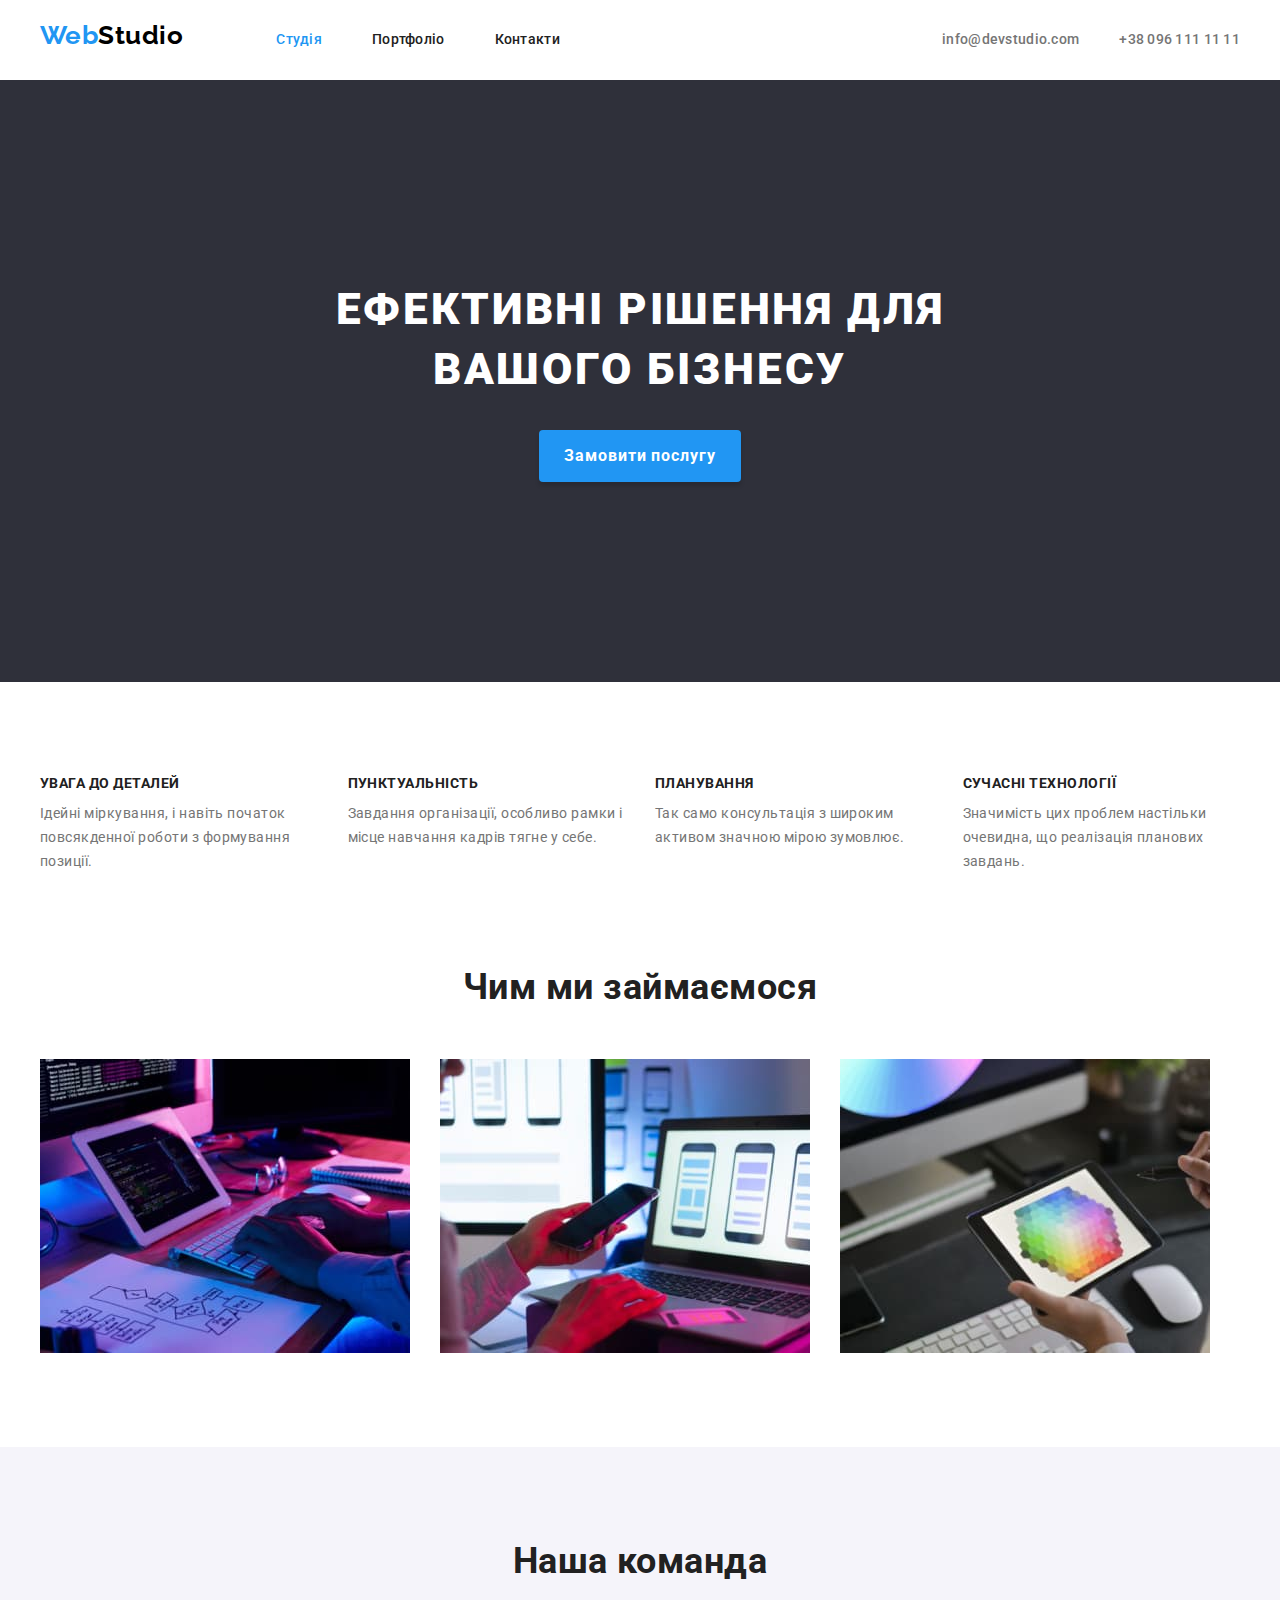
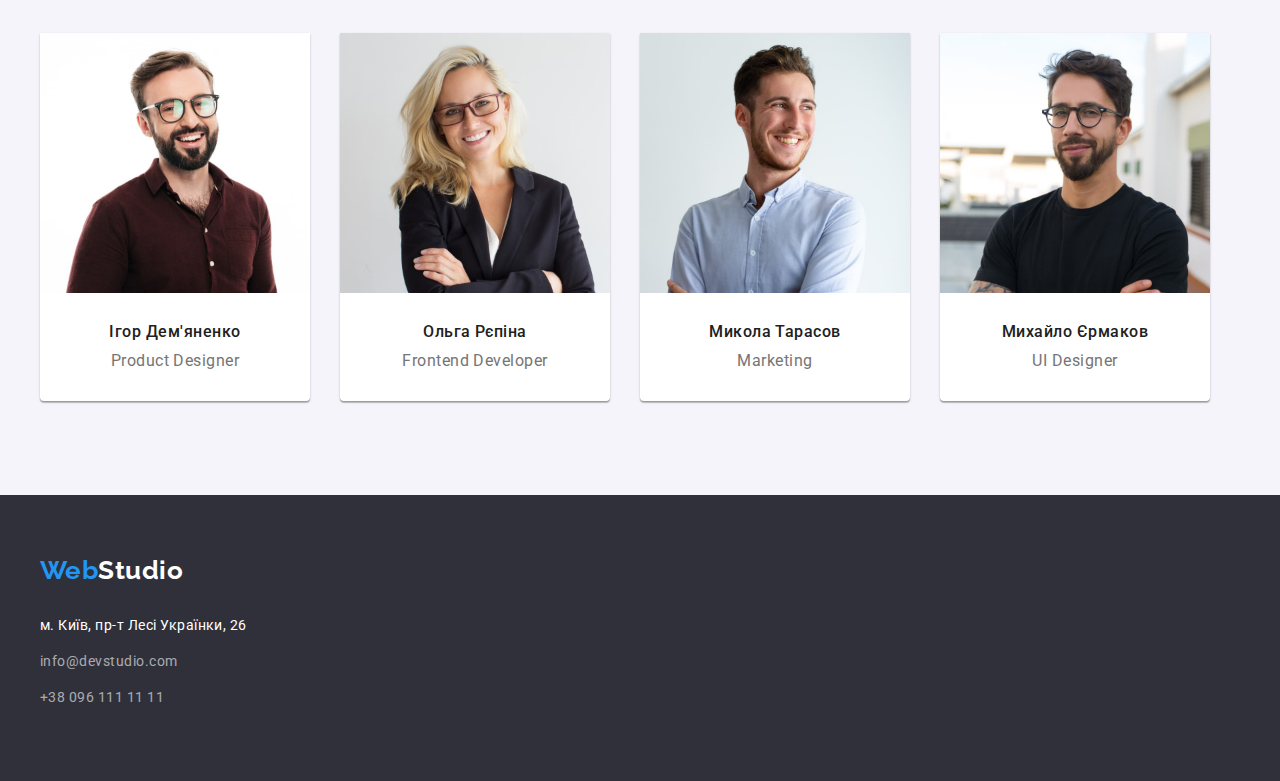
<file: index.html>
<!DOCTYPE html>
<html lang="uk">
  <head>
    <meta charset="UTF-8">
    <meta http-equiv="X-UA-Compatible" content="IE=edge">
    <meta name="viewport" content="width=device-width, initial-scale=1.0">
    <title>Студія</title> 
    <link href="https://fonts.googleapis.com/css2?family=Raleway:wght@700&family=Roboto:wght@400;500;700;900&display=swap" rel="stylesheet">
    <link rel="stylesheet" href="https://cdnjs.cloudflare.com/ajax/libs/modern-normalize/1.1.0/modern-normalize.min.css" integrity="sha512-wpPYUAdjBVSE4KJnH1VR1HeZfpl1ub8YT/NKx4PuQ5NmX2tKuGu6U/JRp5y+Y8XG2tV+wKQpNHVUX03MfMFn9Q==" crossorigin="anonymous" referrerpolicy="no-referrer">
    <link rel="stylesheet" href="./css/styles.css"/>
  </head>
  <body>
    <!--Шапка сторінки-->
    <header>
      <div class="container-header">
        <nav class="main-nav">
            <a href="./index.html" class="logo"><span class="logo-accent">Web</span>Studio</a>
                <!--Навігація на інші сторінки-->
            <ul class="site-nav list">
              <li class="site-nav-items"><a href="./index.html" class="nav-link current">Студія</a></li>
              <li class="site-nav-items"><a href="./portfolio.html" class="nav-link">Портфоліо</a></li>
              <li class="site-nav-items"><a href="#" class="nav-link">Контакти</a></li>
            </ul>
        </nav> 

              <!--Контакти-->
        <ul class="contacts list">
              <li class="contacts-items"><a href="mailto:info@devstudio.com" class="contacts-link">info@devstudio.com</a></li>
              <li class="contacts-items"><a href="tel:+380961111111" class="contacts-link">+38 096 111 11 11</a></li>
        </ul>     
      </div>
    </header>

    <main>
    <!--Герой-->
    <section class="hero">
      <h1 class="hero-title">Ефективні рішення для <br>вашого бізнесу</h1>
      <button class="button" type="button">Замовити послугу</button>
    </section>  

    <!--Переваги-->
    <section class="section">
      <div class="container">
       <h2 class="visually-hidden">Переваги</h2>

        <ul class="features list">
          <li class="features-examples">
            <h3 class="features-title">УВАГА ДО ДЕТАЛЕЙ</h3>
            <p class="description">
            Ідейні міркування, і навіть початок повсякденної роботи з формування
            позиції.
            </p>
          </li>
          <li class="features-examples">
            <h3 class="features-title">ПУНКТУАЛЬНІСТЬ</h3>
            <p class="description">
            Завдання організації, особливо рамки і місце навчання кадрів тягне у
            себе.
            </p>
          </li>
          <li class="features-examples">
            <h3 class="features-title">ПЛАНУВАННЯ</h3>
            <p class="description">Так само консультація з широким активом значною мірою зумовлює.</p>
          </li>
          <li class="features-examples">
            <h3 class="features-title">СУЧАСНІ ТЕХНОЛОГІЇ</h3>
            <p class="description">Значимість цих проблем настільки очевидна, що реалізація планових завдань.</p>
          </li>          
        </ul>
      </div>
    </section>

    <!--Чим ми займаємося-->
    <section class="section-unique">
      <div class="container">
      <h2 class="section-title">Чим ми займаємося</h2>
        <ul class="work list">
          <li class="work-image"><img src="./images/img-computer.jpg" alt="Комп'ютер" width="370" height="294"></li>
          <li class="work-image"><img src="./images/img-nootebook.jpg" alt="Ноутбук" width="370" height="294"></li>
          <li class="work-image"><img src="./images/img-tablet.jpg" alt="Планшет" width="370" height="294"></li>
        </ul>        
      </div>
    </section>

    <!--Команда-->
    <section class="section-team">
      <div class="container">
        <h2 class="section-title">Наша команда</h2>
        <ul class="team list">
            <li class="team-item">
                <img src="./images/img-demiianenko.jpg" alt="Ігор"
                width="270" height="260">
                <div class="demianenko">
                  <h3 class="team-name">Ігор Дем'яненко</h3>
                  <p class="team-position" lang="en">Product Designer</p>                  
                </div>
            </li>
            <li class="team-item">
                <img src="./images/img-repina.jpg" alt="Ольга"
                width="270" height="260">
                <div class="repina">
                  <h3 class="team-name">Ольга Рєпіна</h3>
                  <p class="team-position" lang="en">Frontend Developer</p>                     
                </div>
            </li>
            <li class="team-item">
                <img src="./images/img-tarasov.jpg" alt="Миколай"
                width="270" height="260">
                <div class="tarasov">
                  <h3 class="team-name">Микола Тарасов</h3>
                  <p class="team-position" lang="en">Marketing</p>                     
                </div>
            </li>
            <li class="team-item">
                <img src="./images/img-ermakov.jpg" alt="Михайло"
                width="270" height="260">
                <div class="ermakov">
                  <h3 class="team-name">Михайло Єрмаков</h3>
                  <p class="team-position" lang="en">UI Designer</p>                     
                </div>
            </li>
        </ul>        
      </div>
    </section>
    </main>

    <!--Підвал сторінки-->
    <footer class="footer">
      <div class="footer-container">
        <a href="/" class="footer-logo"><span class="logo-accent">Web</span>Studio</a>
        <address class="address">
          <ul class="list">
            <li class="address-list-beaute"><a href="https://goo.gl/maps/9K8jf1gvj9gGBDq69" class="address-supercription" target="_blank" rel="noreferrer noopener nofollow">м. Київ, пр-т Лесі Українки, 26</a></li>
            <li class="address-list-beaute"><a href="mailto:info@devstudio.com" class="address-mail" >info@devstudio.com</a></li>
            <li class="address-list-beaute"><a href="tel:+380961111111" class="address-tel">+38 096 111 11 11</a></li>
          </ul>
        </address>        
      </div>
    </footer>

  </body>
</html>
</file>
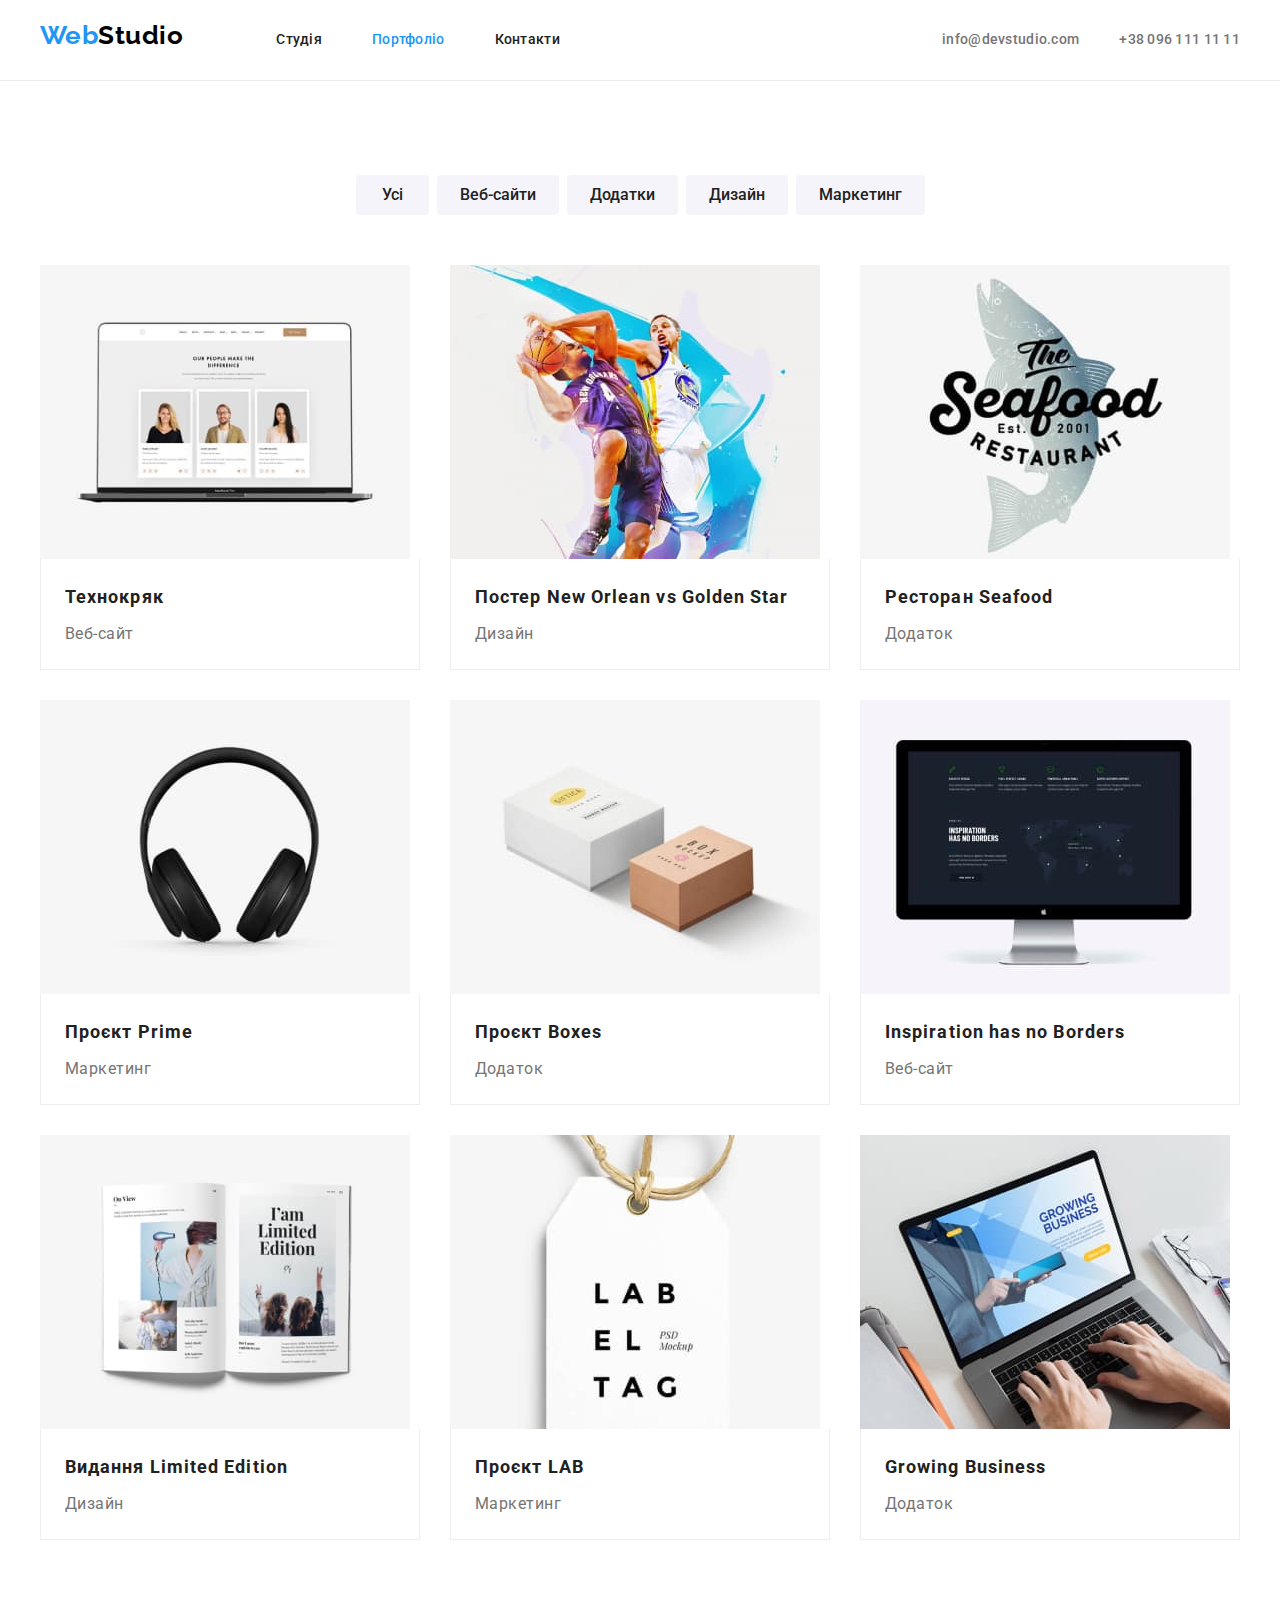
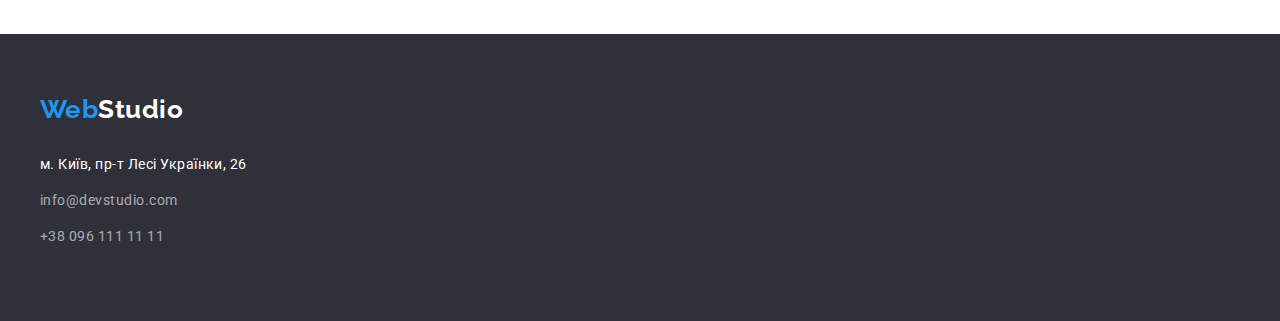
<file: portfolio.html>
<!DOCTYPE html>
<html lang="uk">
  <head>
    <meta charset="UTF-8">
    <meta http-equiv="X-UA-Compatible" content="IE=edge">
    <meta name="viewport" content="width=device-width, initial-scale=1.0">
    <title>Портфоліо</title>  
    <link href="https://fonts.googleapis.com/css2?family=Raleway:wght@700&family=Roboto:wght@400;500;700;900&display=swap" rel="stylesheet">
    <link rel="stylesheet" href="https://cdnjs.cloudflare.com/ajax/libs/modern-normalize/1.1.0/modern-normalize.min.css" integrity="sha512-wpPYUAdjBVSE4KJnH1VR1HeZfpl1ub8YT/NKx4PuQ5NmX2tKuGu6U/JRp5y+Y8XG2tV+wKQpNHVUX03MfMFn9Q==" crossorigin="anonymous" referrerpolicy="no-referrer">
    <link rel="stylesheet" href="./css/styles.css">
  </head>
  <body>
    <!--Шапка сторінки-->
    <header class="header-for-portfolio">
      <div class="container-header">
        <nav class="main-nav">
            <a href="./index.html" class="logo"><span class="logo-accent">Web</span>Studio</a>
                <!--Навігація на інші сторінки-->
            <ul class="site-nav list">
              <li class="site-nav-items"><a href="./index.html" class="nav-link">Студія</a></li>
              <li class="site-nav-items"><a href="./portfolio.html" class="nav-link current">Портфоліо</a></li>
              <li class="site-nav-items"><a href="#" class="nav-link">Контакти</a></li>
            </ul>
        </nav> 

              <!--Контакти-->
        <ul class="contacts list">
              <li class="contacts-items"><a href="mailto:info@devstudio.com" class="contacts-link">info@devstudio.com</a></li>
              <li class="contacts-items"><a href="tel:+380961111111" class="contacts-link">+38 096 111 11 11</a></li>
        </ul>     
      </div>
    </header>

    <main>
      <!--Наші роботи-->
      <section class="examples">
        <div class="container">
            <h1 class="visually-hidden">Приклади робіт</h1>
            <ul class="filter list">
              <li class="filter-beaute"><button class="filter-button" type="button">Усі</button></li>
              <li class="filter-beaute"><button class="filter-button" type="button">Веб-сайти</button></li>
              <li class="filter-beaute"><button class="filter-button" type="button">Додатки</button></li>
              <li class="filter-beaute"><button class="filter-button" type="button">Дизайн</button></li>
              <li class="filter-beaute"><button class="filter-button" type="button">Маркетинг</button></li>
            </ul>

            <ul class="portfolio list">
              <li class="portfolio-item"><a href="/" class="portfolio-link">
                <img src=./images/macbook-pro.jpg width="370" height="294" alt=“Технокряк“>
                <div class="item-contetn">
                  <h2 class="portfolio-caption">Технокряк</h2>
                  <p class="portfolio-catego">Веб-сайт</p>                 
                </div></a>
              </li>

              <li class="portfolio-item"><a href="/" class="portfolio-link">
                <img src="./images/basketboll.jpg" alt="Постер" width="370" height="294">
                <div class="item-contetn">
                  <h2 class="portfolio-caption">Постер <span lang="en">New Orlean vs Golden Star</span></h2>
                  <p class="portfolio-catego">Дизайн</p> 
                </div></a>
              </li>

              <li class="portfolio-item"><a href="/" class="portfolio-link">
                <img src="./images/seefood-poster.jpg" alt="Ресторан" width="370" height="294">
                <div class="item-contetn">
                  <h2 class="portfolio-caption">Ресторан <span lang="en">Seafood</span></h2>
                  <p class="portfolio-catego">Додаток</p>              
                </div></a>
              </li>

              <li class="portfolio-item"><a href="/" class="portfolio-link"> 
                <img src="./images/headphones.jpg" alt="Навушники" width="370" height="294">
                <div class="item-contetn">
                  <h2 class="portfolio-caption">Проєкт <span lang="en">Prime</span></h2>
                  <p class="portfolio-catego">Маркетинг</p> 
                </div></a>
              </li>

              <li class="portfolio-item"><a href="/" class="portfolio-link"> 
                <img src="./images/two-boxes.jpg" alt="Коробки" width="370" height="294">
                <div class="item-contetn">
                  <h2 class="portfolio-caption">Проєкт <span lang="en">Boxes</span></h2>
                  <p class="portfolio-catego">Додаток</p>                 
                </div></a>
              </li>

              <li class="portfolio-item"><a href="/" class="portfolio-link">
                <img src="./images/black-monitor.jpg" alt="Чорний монітор" width="370" height="294">
                <div class="item-contetn">
                  <h2 class="portfolio-caption">Inspiration has no Borders</h2>
                  <p class="portfolio-catego">Веб-сайт</p>                
                </div></a>
              </li>

              <li class="portfolio-item"><a href="/" class="portfolio-link">
                <img src="./images/opened-book.jpg" alt="Відкрита книга" width="370" height="294">
                <div class="item-contetn">
                  <h2 class="portfolio-caption">Видання <span lang="en">Limited Edition</span></h2>
                  <p class="portfolio-catego">Дизайн</p>               
                </div></a>
              </li>

              <li class="portfolio-item"><a href="/" class="portfolio-link">
                <img src="./images/lable-with-rope.jpg" alt="Бірка на мотузці" width="370" height="294">
                <div class="item-contetn">
                  <h2 class="portfolio-caption">Проєкт <span lang="en">LAB</span></h2>
                  <p class="portfolio-catego">Маркетинг</p>                 
                </div></a>
              </li>

              <li class="portfolio-item"><a href="/" class="portfolio-link">
                <img src="./images/hends-and-notebook.jpg" alt="Людські руки над ноутбуком" width="370" height="294">
                <div class="item-contetn">
                  <h2 class="portfolio-caption">Growing Business</h2>
                  <p class="portfolio-catego">Додаток</p>              
                </div></a>
              </li>
            </ul>    
        </div>
      </section>
    </main>

    <!--Підвал сторінки-->
    <footer class="footer">
      <div class="footer-container">
        <a href="/" class="footer-logo"><span class="logo-accent">Web</span>Studio</a>
        <address class="address">
          <ul class="list">
            <li class="address-list-beaute"><a href="https://goo.gl/maps/9K8jf1gvj9gGBDq69" class="address-supercription" target="_blank" rel="noreferrer noopener nofollow">м. Київ, пр-т Лесі Українки, 26</a></li>
            <li class="address-list-beaute"><a href="mailto:info@devstudio.com" class="address-mail" >info@devstudio.com</a></li>
            <li class="address-list-beaute"><a href="tel:+380961111111" class="address-tel">+38 096 111 11 11</a></li>
          </ul>
        </address>        
      </div>
    </footer>
  </body>
</html>
</file>
<file: css/styles.css>
html {
    box-sizing: border-box;
}

*,
*::before
*::after {
    box-sizing: inherit;
}

:root {
    --primary-text-color: #757575;
    --title-text-color: #212121;
    --accent-color: #2196F3;
    --background-color: #ffffff;
    --simple-white-text-color:#FFFFFF;
    --background-color-exception:#2196F3;
    --simple-black-text-color: #000000;
    --rare-background-color: #F5F4FA;
    --background-hero-color: #2F303A;
    --button-hover-color: #188CE8;
    --footer-mail-tel-color: rgba(255, 255, 255, 0.6);
    --background-team-item-color: #FFFFFF;
    --central-buttom-color: rgba(0, 0, 0, 0.15);
    --team-shadow: 0px 1px 3px rgba(0, 0, 0, 0.12),
        0px 1px 1px rgba(0, 0, 0, 0.14),
        0px 2px 1px rgba(0, 0, 0, 0.2);
    --card-item-set: 30px;
    --border-color-portfolio-content: #EEEEEE;
    --border-color-header: #ECECEC;
}

/* визначення основних кольорів тексту та фону */ 
body {
  margin: 0;

  background-color: var(--background-color);
  color: var(--primary-text-color);
  font-family: Roboto, sans-serif;
  letter-spacing: 0.03em;
}

/*прибирання зазору у картинок знизу*/
img {
    display: block;
    max-width: 100%;
    height: auto;
}

/* прибирання крапочок в ненумерованих списках */
/* прибирання автоматичного марджину в списках */
.list {
    margin: 0;
    padding: 0;

    list-style: none;
}

/*оформлення хедеру*/
.container-header {
    width: 1200px;
    padding-left: 15px;
    padding-right: 15px;
    margin-left: auto;
    margin-right: auto; 

    display: flex;
    align-items: center;
    justify-content: space-between;
}

.main-nav {
    display: flex;
    align-items: baseline;
}

.site-nav {
    display: flex;
}
/* оформлення логотипу */
.logo {
    display: inline-block;

    margin-right: 93px;

    color: var(--simple-black-text-color);
    text-decoration-line: none;
    font-family: Raleway, sans-serif;
    font-weight: 700;
    font-size: 26px;
    line-height: 1.19;
}

.logo-accent {
    color: var(--accent-color);
}

.site-nav-items {
    margin-right: 50px;
}

.site-nav-items:nth-last-child(-n+1) {
    margin-right: 0px;
}

.nav-link {
    display: block;
    padding-top: 32px;
    padding-bottom: 32px;

    color: var(--title-text-color);
    text-decoration-line: none;
    font-weight: 500;
    font-size: 14px;
    line-height: 1.14;
    letter-spacing: 0.02em;
}

.nav-link:hover,
.nav-link:focus {
    color: var(--accent-color);
}

.nav-link.current {
    color: var(--accent-color);
}

.main-contacts {
    display: flex;
    align-items: center;
}

.contacts {
    display: flex;
}

.contacts-items {
    margin-right: 40px;
    margin-left: auto;
}

.contacts-items:nth-last-child(-n+1) {
    margin-right: 0px;
}

.contacts-link{
    display: block;
    color: var(--primary-text-color);

    padding-top: 32px;
    padding-bottom: 32px; 

    text-decoration-line: none;
    font-weight: 500;
    font-size: 14px;
    line-height: 1.14;
    letter-spacing: 0.02em;

}

.contacts-link:hover,
.contacts-link:focus {
    color: var(--accent-color);
}

/* оформлення героя */
.hero {
    padding-top: 200px;
    padding-bottom: 200px;
    background: var(--background-hero-color);
    text-align: center;
}

.hero-title {
    margin-top: 0;
    margin-bottom: 30px;

    color: var(--simple-white-text-color);
    font-weight: 900;
    font-size: 44px;
    line-height: 1.36;
    text-align: center;
    letter-spacing: 0.06em;
    text-transform: uppercase;
}

/* оформлення кнопки */
.button {
    box-shadow: 0px 4px 4px var(--central-buttom-color);
    border-radius: 4px;
    padding: 10px 24px;
    border: 1px solid transparent;
    min-width: 200px;
    background-color: var(--background-color-exception);
    color: var(--simple-white-text-color);
    cursor: pointer;
    font-family: inherit;
    font-weight: 700;
    font-size: 16px;
    line-height: 1.88;
    text-align: center;
    letter-spacing: 0.06em;

}
.button:hover,
.button:focus {
    background-color: var(--button-hover-color);
}

/*оформлення загального класу*/
.section {
    padding-top: 94px;
    padding-bottom: 94px;
}

.section-unique {
    padding-bottom: 94px;

}

/* оформлення загального контейнеру */
.container {
    width: 1200px;
    padding-left: 15px;
    padding-right: 15px;
    margin-left: auto;
    margin-right: auto;

}

/* оформлення заголовків секцій, які є однаковими */
.section-title {
    margin: 0;
    margin-bottom: 50px;
    color: var(--title-text-color);
    font-weight: 700;
    font-size: 36px;
    line-height: 1.16;
    text-align: center;
}
.visually-hidden {
    position: absolute;
    white-space: nowrap;
    width: 1px;
    height: 1px;
    overflow: hidden;
    border: 0;
    padding: 0;
    clip: rect(0 0 0 0);
    clip-path: inset(50%);
    margin: -1px;
}

/* оформлення секціі Наші переваги */
.features {
    display: flex;
}
.features-examples {
    margin-right: 30px;
    flex-basis: calc((100% - 3 * 30px) / 4);
}

.features-examples:nth-last-child(-n+1) {
    margin-right: 0px;
}
.features-title {
    margin: 0;
    margin-bottom: 10px;
    color: var(--title-text-color);
    font-style: normal;
    font-weight: 700;
    font-size: 14px;
    line-height: 1.14;
    text-transform: uppercase;
}
.description {
    margin: 0;
    font-size: 14px;
    line-height: 1.71;
}
/* оформлення прикладів робіт */
.work {
    display: flex;
}

.work-image {
    margin-right: 30px;
}

.work-image:nth-last-child(-n+1) {
    margin-right: 0;
}

/* оформлення секціі Наша команда */
.section-team {
    padding-bottom: 94px;
    padding-top: 94px;

    background-color: var(--rare-background-color);
}
.team {
    display: flex;
}

.team-item {
    margin-right: 30px;

    background-color: var(--background-team-item-color);
    box-shadow: var(--team-shadow);
    border-radius: 0px 0px 4px 4px;
    text-align: center;
}

.team-item:nth-last-child(-n+1) {
    margin-right: 0;
}

.demianenko {
    padding: 30px;
}

.repina {
    padding: 30px;
}

.tarasov {
    padding: 30px;
}

.ermakov {
    padding: 30px;
}

.team-name {
    margin: 0;

    color: var(--title-text-color);
    font-weight: 500;
    font-size: 16px;
    line-height: 1.18;
}

.team-position {
    margin: 0;
    margin-top: 10px;   

    color: var(--primary-text-color);
    font-size: 16px;
    line-height: 1.18; 
}

/* оформлення футера */
.footer-container {
    width: 1200px;
    padding-left: 15px;
    padding-right: 15px;
    margin-left: auto;
    margin-right: auto;
}
.footer {
    padding-top: 60px;
    padding-bottom: 60px;
    background: var(--background-hero-color);
}
.footer-logo {
    color: var(--simple-white-text-color);
    text-decoration-line: none;
    font-family: Raleway, sans-serif;
    font-weight: 700;
    font-size: 26px;
    line-height: 1.19;
}

.address {
    margin-top: 28px;
}
.address-list-beaute {
    margin-bottom: 12px;
}

.address-supercription {
    color: var(--simple-white-text-color);
    text-decoration-line: none;
    font-style: normal;  
    font-size: 14px;
    line-height: 1.71;
}

.address-supercription:hover,
.address-supercription:focus {
    color: var(--accent-color);
}
.address-mail {
    color: var(--footer-mail-tel-color);
    text-decoration-line: none;
    font-style: normal;
    font-size: 14px;
    line-height: 1.71;
}

.address-mail:hover,
.address-mail:focus {
    color: var(--accent-color);
}

.address-tel {
    color: var(--footer-mail-tel-color);
    text-decoration-line: none;
    font-style: normal;
    font-size: 14px;
    line-height: 1.71;
    color: var (--footer-mail-tel-color);
}

.address-tel:hover,
.address-tel:focus {
    color: var(--accent-color);
}

/* оформлення Портфоліо */
.header-for-portfolio {        
    display: flex;
    align-items: center;
    justify-content: space-between;
    border-bottom: 1px solid var(--border-color-header);
}

.examples {
    padding-top: 94px;
    padding-bottom: 94px;
}

.filter {
    display: flex;
    margin-bottom: 50px;
    justify-content: center;
}

.filter-beaute {
    margin-right: 8px;
}

.filter-beaute:last-child {
    margin-right: 0;
}

.filter-button {
    border-radius: 4px;
    padding: 6px 22px;
    border: 1px solid transparent;
    min-width: 73px;
    background-color: var(--rare-background-color);
    color: var(--title-text-color);
    cursor: pointer;
    font-family: inherit;
    font-weight: 500;
    font-size: 16px;
    line-height: 1.62;
    text-align: center;
}

.filter-button:hover,
.filter-button:focus {
    background-color: var(--accent-color);
    color: var(--simple-white-text-color);
}

.portfolio {
    display: flex;
    flex-wrap: wrap;
    margin: 0;
    gap: 30px;

    background-color: var(--background-color);
}

.portfolio-item {
    flex-basis: calc((100% - 2 * 30px) / 3);

    background-color: var(--background-color);
}

.item-contetn {
    padding: 20px 24px;
    border-left: 1px solid var(--border-color-portfolio-content);
    border-right: 1px solid var(--border-color-portfolio-content);
    border-bottom: 1px solid var(--border-color-portfolio-content);
}

.portfolio-link {
    text-decoration-line: none;
}

 .portfolio-caption {  
    margin: 0;

    color: var(--title-text-color);
    font-weight: 700;
    font-size: 18px;
    line-height: 2;
    letter-spacing: 0.06em;
}

.portfolio-catego {
    margin: 0;
    margin-top: 4px;

    color: var(--primary-text-color);
    font-size: 16px;
    line-height: 1.88;
}
</file>
